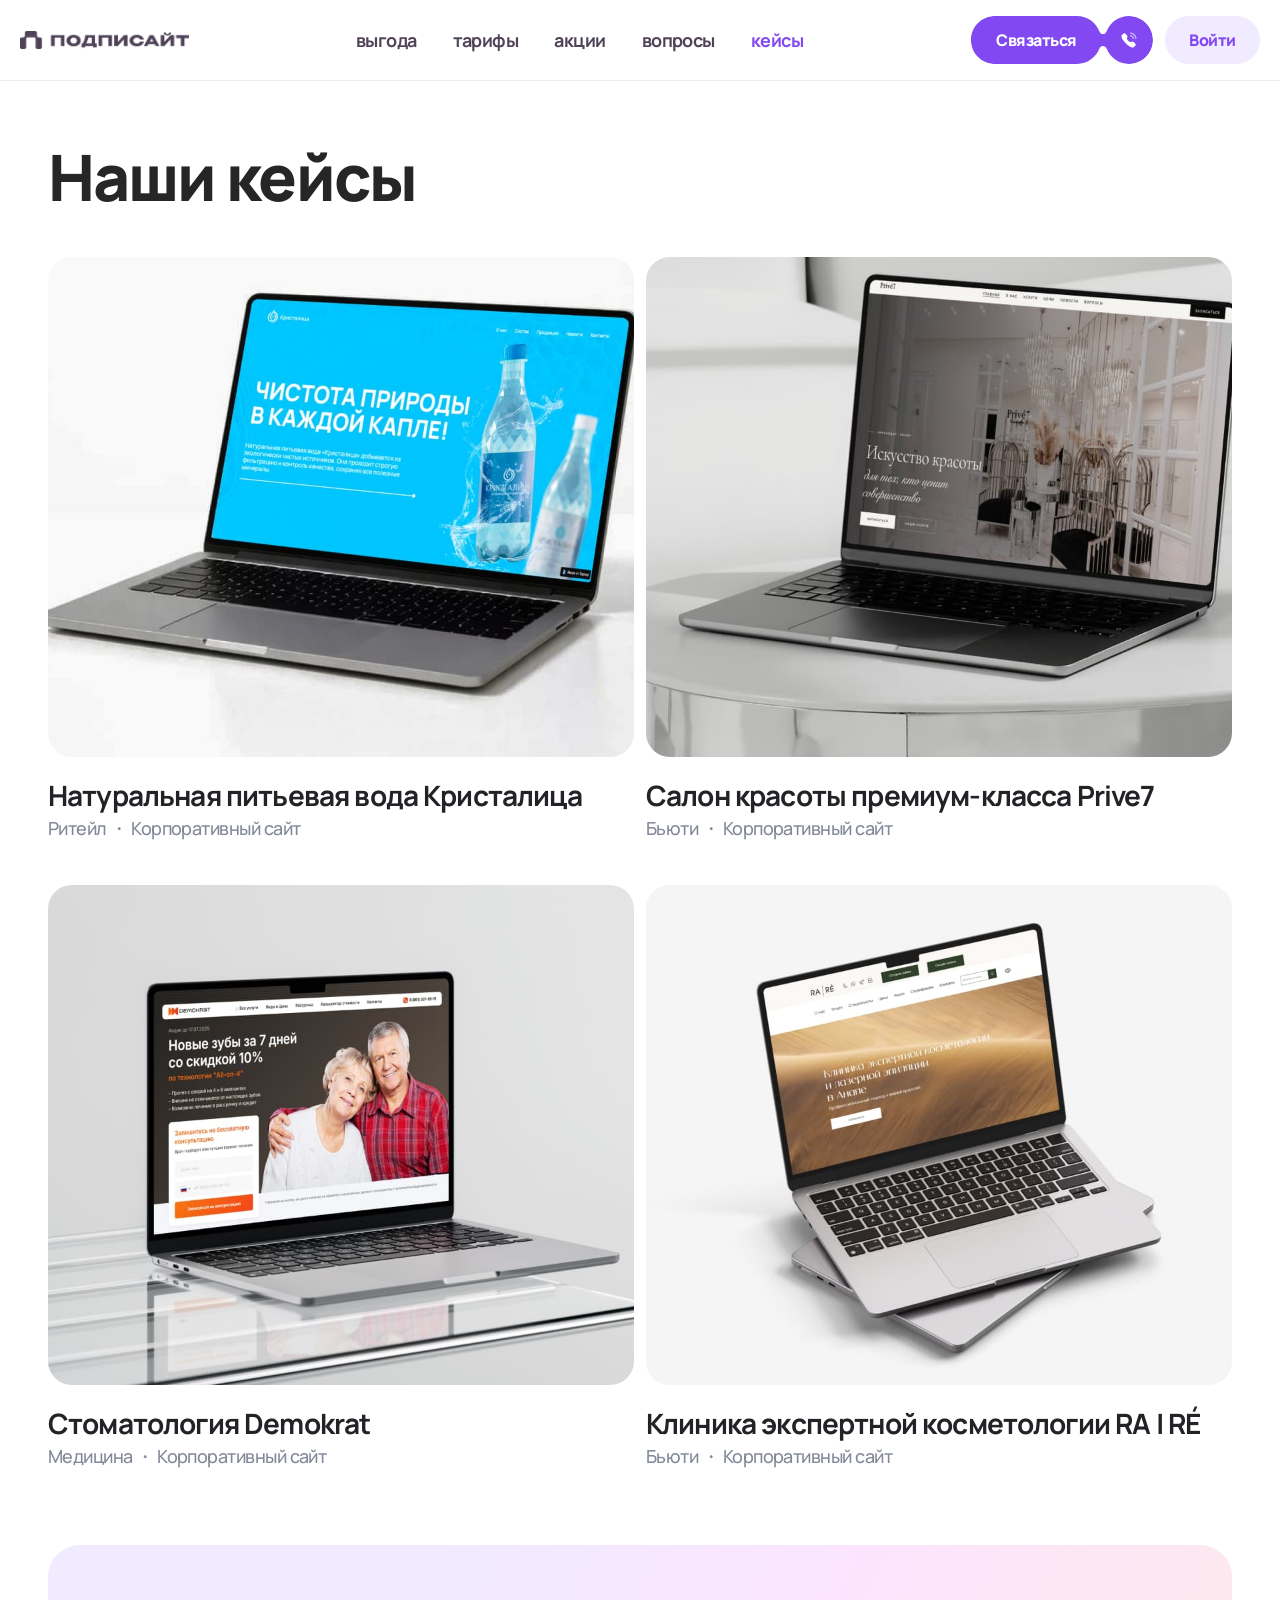
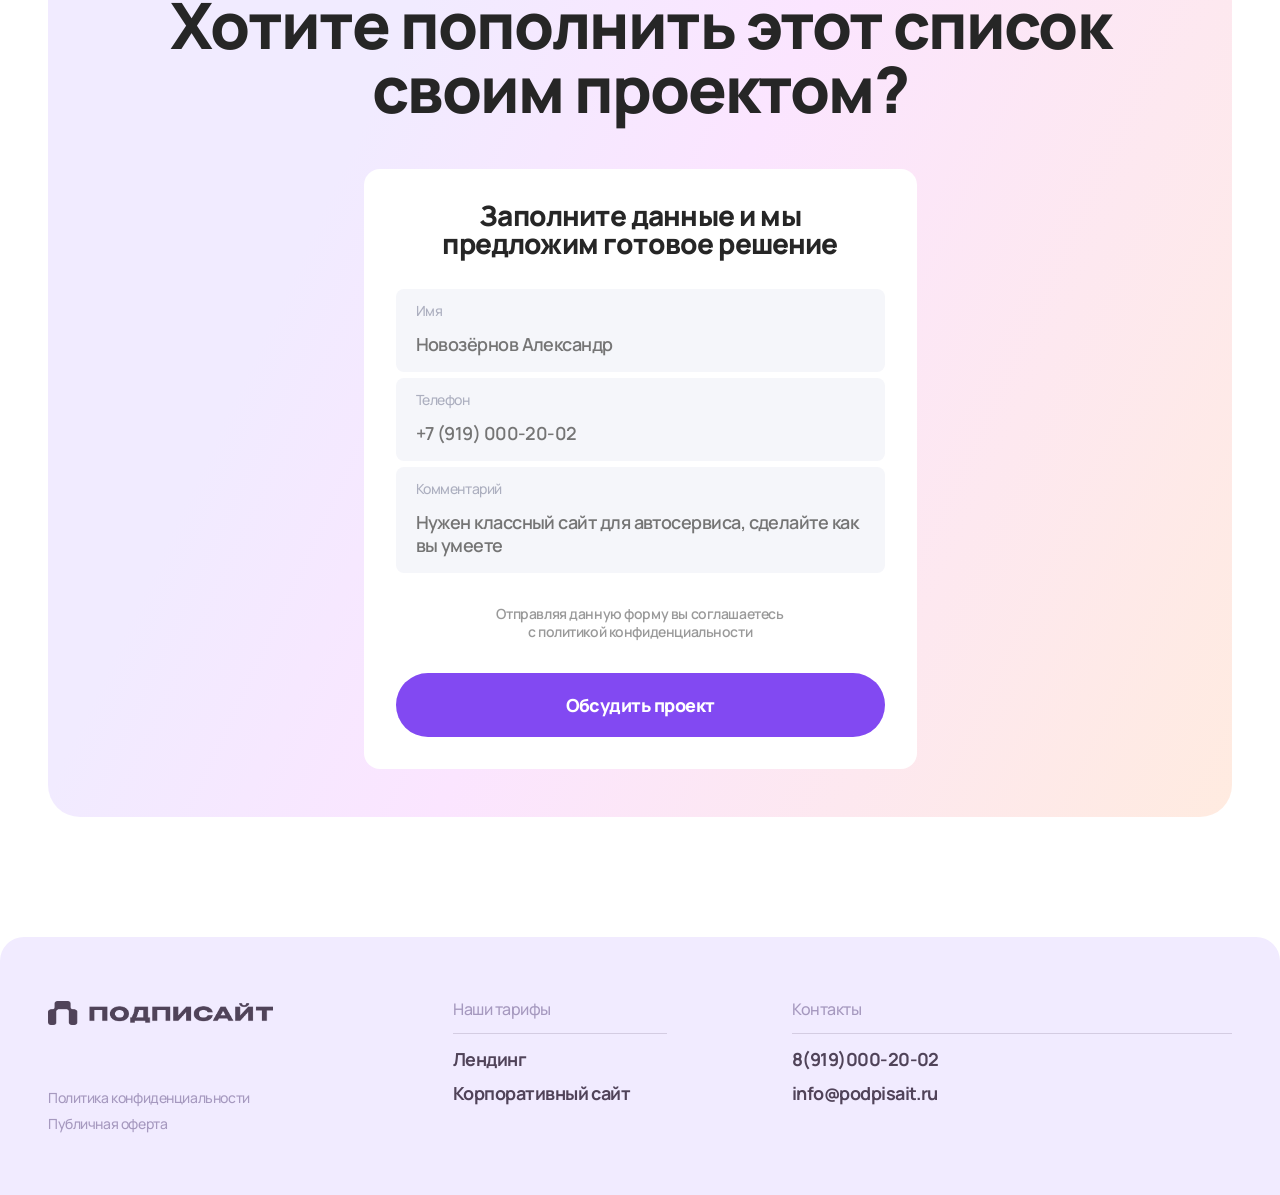
<file: cases.html>
<!DOCTYPE html>
<html lang="ru">
<head>
  <meta charset="UTF-8">
  <meta name="viewport" content="width=device-width, initial-scale=1.0">
  <title>Наши кейсы — Подписайт</title>
  <link rel="preconnect" href="https://fonts.googleapis.com">
  <link rel="preconnect" href="https://fonts.gstatic.com" crossorigin>
  <link href="https://fonts.googleapis.com/css2?family=Manrope:wght@400;500;600;700;800&family=Inter:wght@400;500&display=swap" rel="stylesheet">
  <link rel="stylesheet" href="styles/main.css">
  <style>
    .cp-section {
      padding: 64px 0 80px;
    }
    .cp-inner {
      max-width: 1344px;
      margin: 0 auto;
      padding: 0 48px;
    }
    .cp-title {
      font-size: 64px;
      font-weight: 800;
      color: #262626;
      letter-spacing: -1.92px;
      line-height: 1;
      margin-bottom: 48px;
    }
    .cp-grid {
      display: flex;
      flex-wrap: wrap;
      gap: 48px 12px;
    }
    .cp-card {
      width: calc(50% - 6px);
      display: flex;
      flex-direction: column;
      gap: 24px;
      text-decoration: none;
      cursor: pointer;
    }
    .cp-img {
      background: #f5f6fa;
      height: 500px;
      border-radius: 24px;
      overflow: hidden;
    }
    .cp-img img {
      width: 100%;
      height: 100%;
      object-fit: cover;
      display: block;
      transition: transform .4s cubic-bezier(.22,1,.36,1);
      transform-origin: center;
    }
    .cp-card:hover .cp-img img { transform: scale(1.2); }
    .cp-card-title {
      font-size: 28px;
      font-weight: 700;
      color: #222326;
      letter-spacing: -0.84px;
      line-height: 1;
      margin: 0;
    }
    .cp-card-type {
      font-size: 18px;
      font-weight: 500;
      color: #828899;
      letter-spacing: -0.54px;
      line-height: 1;
      margin: 10px 0 0;
    }

    /* CTA */
    .cp-cta-wrap {
      max-width: 1344px;
      margin: 0 auto;
      padding: 0 48px 120px;
    }
    .cp-cta-card {
      background: linear-gradient(-64.79deg, #FFEBE0 0%, #FBE5FF 50%, #F1EBFF 75%);
      border-radius: 32px;
      padding: 48px;
      display: flex;
      flex-direction: column;
      align-items: center;
      gap: 48px;
    }
    .cp-cta-title {
      font-size: 64px;
      font-weight: 800;
      color: #262626;
      letter-spacing: -1.92px;
      line-height: 1;
      text-align: center;
      max-width: 1004px;
      margin: 0;
    }
    .cp-form-card {
      background: #fff;
      border-radius: 16px;
      padding: 32px;
      width: 553px;
      display: flex;
      flex-direction: column;
      align-items: center;
      gap: 32px;
    }
    .cp-form-title {
      font-size: 28px;
      font-weight: 800;
      color: #262626;
      letter-spacing: -0.84px;
      text-align: center;
      max-width: 473px;
      line-height: 1;
      margin: 0;
    }
    .cp-fields {
      display: flex;
      flex-direction: column;
      gap: 6px;
      width: 100%;
    }
    .cp-field {
      background: #f5f6fa;
      border-radius: 8px;
      padding: 14px 20px 16px;
      display: flex;
      flex-direction: column;
      gap: 14px;
    }
    .cp-field label {
      font-size: 14px;
      font-weight: 500;
      color: #acafbf;
      letter-spacing: -0.42px;
      line-height: 16px;
      display: block;
    }
    .cp-field input,
    .cp-field textarea {
      font-size: 18px;
      font-weight: 600;
      color: #737580;
      letter-spacing: -0.54px;
      line-height: 23px;
      background: transparent;
      border: none;
      outline: none;
      font-family: 'Manrope', sans-serif;
      width: 100%;
      resize: none;
    }
    .cp-field textarea { min-height: 46px; }
    .cp-privacy {
      font-size: 14px;
      font-weight: 600;
      color: rgba(0,0,0,0.4);
      text-align: center;
      letter-spacing: -0.42px;
      line-height: 18px;
      margin: 0;
    }
    .cp-btn {
      background: #8249f2;
      color: #fff;
      font-size: 18px;
      font-weight: 800;
      letter-spacing: -0.54px;
      border: none;
      border-radius: 100px;
      padding: 23px 33px;
      width: 489px;
      cursor: pointer;
      line-height: 1;
      font-family: 'Manrope', sans-serif;
      transition: opacity .2s;
    }
    .cp-btn:hover { opacity: .88; }

    @media (max-width: 768px) {
      .cp-section { padding: 24px 0 40px; }
      .cp-inner { padding: 0 16px; }
      .cp-title { font-size: 36px; letter-spacing: -1.08px; margin-bottom: 24px; }
      .cp-grid { gap: 32px; }
      .cp-card { width: 100%; gap: 16px; }
      .cp-img { height: 220px; border-radius: 16px; }
      .cp-card-title { font-size: 18px; letter-spacing: -0.54px; }
      .cp-card-type { font-size: 14px; margin: 6px 0 0; }

      .cp-cta-wrap { padding: 0 8px 40px; }
      .cp-cta-card { border-radius: 24px; padding: 32px 16px; gap: 24px; }
      .cp-cta-title { font-size: 28px; letter-spacing: -0.84px; }
      .cp-form-card { width: 100%; padding: 24px 16px; gap: 20px; }
      .cp-form-title { font-size: 20px; }
      .cp-btn { width: 100%; font-size: 16px; padding: 18px 24px; }
    }
  </style>
</head>
<body>

<!-- ═══════════ HEADER ═══════════ -->
<header class="header">
  <div class="header-inner">
    <a class="header-logo" href="index.html"><img src="assets/icons/logo-header.png" alt="Подписайт"></a>

    <nav class="header-nav">
      <a href="index.html#why">выгода</a>
      <a href="index.html#plans">тарифы</a>
      <a href="index.html#sale">акции</a>
      <a href="index.html#faq">вопросы</a>
      <a href="cases.html" style="color:var(--purple);">кейсы</a>
    </nav>

    <div class="header-actions">
      <a class="btn-contact" href="tel:+79190002002">
        <span class="btn-contact-text">Связаться</span>
        <span class="btn-contact-phone-wrap">
          <img class="icon" src="assets/icons/calling.png" alt="">
        </span>
      </a>
      <a class="btn-login" href="#">Войти</a>
      <button class="header-burger" id="headerBurger" aria-label="Меню" onclick="toggleMobileMenu()">
        <span></span><span></span><span></span>
      </button>
    </div>
  </div>
</header>

<div class="mobile-menu" id="mobileMenu">
  <div class="mobile-menu-inner">
    <div class="mobile-menu-nav-group">
      <p class="mobile-menu-label">навигация</p>
      <div class="mobile-menu-divider"></div>
      <div class="mobile-menu-links">
        <a href="index.html#why" onclick="closeMobileMenu()">выгода</a>
        <a href="index.html#plans" onclick="closeMobileMenu()">тарифы</a>
        <a href="index.html#sale" onclick="closeMobileMenu()">акции</a>
        <a href="index.html#faq" onclick="closeMobileMenu()">вопросы</a>
        <a href="cases.html" style="color:var(--purple);" onclick="closeMobileMenu()">кейсы</a>
      </div>
    </div>
    <div class="mobile-menu-contact-group">
      <p class="mobile-menu-label">связаться</p>
      <div class="mobile-menu-divider"></div>
      <div class="mobile-menu-links">
        <a href="tel:+79190002002">8(919)000-20-02</a>
        <a href="mailto:info@podpisait.ru">info@podpisait.ru</a>
      </div>
    </div>
  </div>
</div>

<script>
function toggleMobileMenu() {
  const menu = document.getElementById('mobileMenu');
  const burger = document.getElementById('headerBurger');
  const open = menu.classList.toggle('open');
  burger.classList.toggle('open', open);
  document.body.style.overflow = open ? 'hidden' : '';
}
function closeMobileMenu() {
  document.getElementById('mobileMenu').classList.remove('open');
  document.getElementById('headerBurger').classList.remove('open');
  document.body.style.overflow = '';
}
</script>

<!-- ═══════════ CASES ═══════════ -->
<section class="cp-section">
  <div class="cp-inner">
    <h1 class="cp-title">Наши кейсы</h1>
    <div class="cp-grid">

      <a class="cp-card" href="https://kristalitsa.ru" target="_blank" rel="noopener">
        <div class="cp-img"><img src="assets/images/case-kristalica.png" alt="Кристалица"></div>
        <div>
          <p class="cp-card-title">Натуральная питьевая вода Кристалица</p>
          <p class="cp-card-type">Ритейл ・ Корпоративный сайт</p>
        </div>
      </a>

      <a class="cp-card" href="https://prive-7.ru" target="_blank" rel="noopener">
        <div class="cp-img"><img src="assets/images/case-prive7.png" alt="Prive7"></div>
        <div>
          <p class="cp-card-title">Салон красоты премиум-класса Prive7</p>
          <p class="cp-card-type">Бьюти ・ Корпоративный сайт</p>
        </div>
      </a>

      <a class="cp-card" href="https://demokrat-anapa.ru" target="_blank" rel="noopener">
        <div class="cp-img"><img src="assets/images/case-demokrat.png" alt="Demokrat"></div>
        <div>
          <p class="cp-card-title">Стоматология Demokrat</p>
          <p class="cp-card-type">Медицина ・ Корпоративный сайт</p>
        </div>
      </a>

      <a class="cp-card" href="https://rare-anapa.ru" target="_blank" rel="noopener">
        <div class="cp-img"><img src="assets/images/case-rare.png" alt="RA|RÉ"></div>
        <div>
          <p class="cp-card-title">Клиника экспертной косметологии RA | RÉ</p>
          <p class="cp-card-type">Бьюти ・ Корпоративный сайт</p>
        </div>
      </a>

    </div>
  </div>
</section>

<!-- ═══════════ CTA ═══════════ -->
<div class="cp-cta-wrap">
  <div class="cp-cta-card">
    <h2 class="cp-cta-title">Хотите пополнить этот список своим проектом?</h2>
    <div class="cp-form-card">
      <h3 class="cp-form-title">Заполните данные и мы предложим готовое решение</h3>
      <div class="cp-fields">
        <div class="cp-field" id="cpNameField">
          <label>Имя</label>
          <input id="cpName" type="text" placeholder="Новозёрнов Александр">
        </div>
        <div class="cp-field" id="cpPhoneField">
          <label>Телефон</label>
          <input id="cpPhone" type="tel" placeholder="+7 (919) 000-20-02">
        </div>
        <div class="cp-field">
          <label>Комментарий</label>
          <textarea id="cpComment" placeholder="Нужен классный сайт для автосервиса, сделайте как вы умеете"></textarea>
        </div>
      </div>
      <p class="cp-privacy">Отправляя данную форму вы соглашаетесь<br>с политикой конфиденциальности</p>
      <button class="cp-btn" onclick="submitCpForm()">Обсудить проект</button>
    </div>
  </div>
</div>

<!-- ═══════════ FOOTER ═══════════ -->
<footer class="footer">
  <div class="footer-inner">
    <div class="footer-left">
      <div class="footer-logo"><img src="assets/icons/logo-footer.png" alt="Подписайт"></div>
      <div class="footer-links">
        <a href="#">Политика конфиденциальности</a>
        <a href="#">Публичная оферта</a>
      </div>
    </div>
    <div class="footer-right">
      <div class="footer-col" style="width:214px;">
        <p class="footer-col-title">Наши тарифы</p>
        <div class="footer-divider"></div>
        <div class="footer-col-items">
          <a href="index.html#plans">Лендинг</a>
          <a href="index.html#plans">Корпоративный сайт</a>
        </div>
      </div>
      <div class="footer-col" style="width:440px;">
        <p class="footer-col-title">Контакты</p>
        <div class="footer-divider"></div>
        <div class="footer-col-items">
          <a href="tel:+79190002002">8(919)000-20-02</a>
          <a href="mailto:info@podpisait.ru">info@podpisait.ru</a>
        </div>
      </div>
    </div>
  </div>
</footer>

<!-- ═══════════ FORM SUCCESS POPUP ═══════════ -->
<style>
#formSuccessPopup{display:none;position:fixed;inset:0;background:rgba(0,0,0,.45);z-index:9000;align-items:center;justify-content:center;padding:16px}
#formSuccessPopup .fp-card{background:#fff;border-radius:20px;padding:36px 48px;width:420px;max-width:100%;display:flex;flex-direction:column;align-items:center;gap:20px;position:relative}
#formSuccessPopup .fp-close{position:absolute;top:16px;right:16px;width:28px;height:28px;background:#f5f6fa;border:none;border-radius:100px;cursor:pointer;font-size:14px;color:#737580;display:flex;align-items:center;justify-content:center}
#formSuccessPopup .fp-close:hover{background:#e8e8e8}
#formSuccessPopup .fp-title{font-size:24px;font-weight:800;color:#262626;letter-spacing:-.72px;text-align:center;margin:0;font-family:'Manrope',sans-serif}
#formSuccessPopup .fp-text{font-size:16px;font-weight:500;color:#737580;letter-spacing:-.48px;text-align:center;line-height:1.5;margin:0;font-family:'Manrope',sans-serif}
#formSuccessPopup .fp-img{width:200px;height:auto;display:block}
.cp-field.error{background:#fff0f2}
.cp-field.error label{color:#e03060}
</style>
<div id="formSuccessPopup" onclick="if(event.target===this)closeSuccessPopup()">
  <div class="fp-card">
    <button class="fp-close" onclick="closeSuccessPopup()">✕</button>
    <p class="fp-title">Готово!</p>
    <p class="fp-text">Спасибо за сообщение — мы уже его читаем.<br>Скоро вернёмся с ответом и обсудим детали.</p>
    <img class="fp-img" src="assets/images/popup-plane.png" alt="">
  </div>
</div>

<script>
const TG_TOKEN = 'YOUR_BOT_TOKEN';
const TG_CHAT  = '@podpisait';

function isValidPhone(p) { return p.replace(/\D/g,'').length >= 10; }

function setFieldError(el, msg) {
  el.classList.add('error');
  let e = el.querySelector('.field-error-msg');
  if (!e) { e = document.createElement('p'); e.className = 'field-error-msg'; e.style.cssText = 'font-size:12px;font-weight:500;color:#e03060;letter-spacing:-.36px;margin:0 0 4px'; el.appendChild(e); }
  e.textContent = msg;
}
function clearFieldError(el) {
  el.classList.remove('error');
  const e = el.querySelector('.field-error-msg');
  if (e) e.remove();
}
function openSuccessPopup() {
  document.getElementById('formSuccessPopup').style.display = 'flex';
  document.body.style.overflow = 'hidden';
}
function closeSuccessPopup() {
  document.getElementById('formSuccessPopup').style.display = 'none';
  document.body.style.overflow = '';
}
async function submitCpForm() {
  const nameEl = document.getElementById('cpName');
  const phoneEl = document.getElementById('cpPhone');
  const nameField = document.getElementById('cpNameField');
  const phoneField = document.getElementById('cpPhoneField');
  const comment = document.getElementById('cpComment');

  clearFieldError(nameField); clearFieldError(phoneField);
  let ok = true;
  if (!nameEl.value.trim())              { setFieldError(nameField,  'Введите имя'); ok = false; }
  if (!phoneEl.value.trim())             { setFieldError(phoneField, 'Введите номер телефона'); ok = false; }
  else if (!isValidPhone(phoneEl.value)) { setFieldError(phoneField, 'Неверный формат номера'); ok = false; }
  if (!ok) return;

  const text = `📋 <b>Новая заявка</b> (кейсы)\n\n👤 Имя: ${nameEl.value.trim()}\n📞 Телефон: ${phoneEl.value.trim()}${comment.value.trim() ? '\n💬 ' + comment.value.trim() : ''}`;
  try {
    await fetch(`https://api.telegram.org/bot${TG_TOKEN}/sendMessage`, {
      method: 'POST', headers: {'Content-Type':'application/json'},
      body: JSON.stringify({chat_id: TG_CHAT, text, parse_mode: 'HTML'})
    });
  } catch(e) {}

  nameEl.value = ''; phoneEl.value = ''; comment.value = '';
  openSuccessPopup();
}
document.addEventListener('DOMContentLoaded', () => {
  ['cpName','cpPhone'].forEach(id => {
    const el = document.getElementById(id);
    if (el) el.addEventListener('input', () => clearFieldError(el.closest('.cp-field')));
  });
});
</script>
</body>
</html>
</file>
<file: styles/main.css>
/* ==========================================
   ПОДПИСАЙТ — Main Styles
   ========================================== */

:root {
  --purple:       #8249f2;
  --purple-light: #f1ebff;
  --orange:       #ff8040;
  --dark-text:    #504359;
  --medium-text:  #9085a6;
  --grey-text:    #737580;
  --grey-60:      #8a8c99;
  --grey-75:      #acafbf;
  --grey-bg:      #f5f6fa;
  --grey-border:  #e1e3eb;
  --purple-note:  #b1a3cc;
}

*, *::before, *::after { box-sizing: border-box; margin: 0; padding: 0; }
html  { scroll-behavior: smooth; }
body  {
  font-family: 'Manrope', sans-serif;
  background: #fff;
  color: var(--dark-text);
  overflow-x: hidden;
}

/* ── Container ── */
.container {
  max-width: 1344px;
  margin: 0 auto;
  padding: 0 48px;
}

/* ==========================================
   HEADER
   ========================================== */
.header {
  position: sticky;
  top: 0;
  z-index: 100;
  background: #fff;
  border-bottom: 1px solid #ebecf2;
}
.header-inner {
  max-width: 1344px;
  margin: 0 auto;
  padding: 16px 20px;
  display: flex;
  align-items: center;
  justify-content: space-between;
  position: relative;
}
.header-logo img { height: 18px; width: auto; display: block; }
.header-nav {
  position:static ;
  justify-self: center;
  transform: none;
  display: flex;
  gap: 36px;
  align-items: center;
}
.header-nav a {
  font-size: 18px;
  font-weight: 700;
  color: var(--dark-text);
  text-decoration: none;
  letter-spacing: -0.54px;
  white-space: nowrap;
  transition: color .2s;
}
.header-nav a:hover { color: var(--purple); }
.header-actions { justify-self: end; display: flex; gap: 12px; align-items: center; }

.btn-contact {
  display: flex;
  align-items: center;
  gap: 8px;
  background: url('../assets/icons/union-btn.svg') no-repeat center / contain;
  color: #fff;
  font-size: 16px;
  font-weight: 800;
  letter-spacing: -0.48px;
  padding: 0 38px;
  height: 48px;
  border-radius: 1000px;
  border: none;
  cursor: pointer;
  text-decoration: none;
  white-space: nowrap;
  transition: opacity .45s cubic-bezier(.22,1,.36,1), filter .45s cubic-bezier(.22,1,.36,1);
}

.btn-contact-text {
  line-height: 1;
  transform: translateX(-12px); /* левее */
}

.btn-contact-phone-wrap {
  transform: translateX(23px); /* вправо */
}

.btn-contact:hover { opacity: .9; filter: brightness(1.18) saturate(1.1); }
.btn-contact .icon { width: 18px; height: 18px; flex-shrink: 0; margin-top: 5px; }

.btn-login {
  display: flex;
  align-items: center;
  justify-content: center;
  width: 95px;
  height: 48px;
  background: var(--purple-light);
  color: var(--purple);
  font-size: 16px;
  font-weight: 800;
  letter-spacing: -0.48px;
  padding: 16px 24px;
  border-radius: 1000px;
  border: none;
  cursor: pointer;
  text-decoration: none;
  white-space: nowrap;
  transition: background .2s;
}
.btn-login:hover { background: #e5d7ff; }

/* ==========================================
   HERO SECTION
   ========================================== */
@keyframes heroFadeUp {
  from { opacity: 0; transform: translateY(28px); }
  to   { opacity: 1; transform: translateY(0); }
}

.hero-section {
  background: var(--purple-light);
  padding: 32px 0 40px;
  overflow: hidden;
}

.hero-gradient-card {
  animation: heroFadeUp .65s cubic-bezier(.22,1,.36,1) both;
}
.hero-main-card {
  animation: heroFadeUp .65s cubic-bezier(.22,1,.36,1) .12s both;
}
.hero-cards-row .hero-small-card:nth-child(1) {
  animation: heroFadeUp .65s cubic-bezier(.22,1,.36,1) .26s both;
}
.hero-cards-row .hero-small-card:nth-child(2) {
  animation: heroFadeUp .65s cubic-bezier(.22,1,.36,1) .38s both;
}
.hero-inner {
  max-width: 1344px;
  margin: 0 auto;
  padding: 0 48px;
  display: grid;
  grid-template-columns: 666px 1fr;
  gap: 12px;
  align-items: start;
}
.hero-left { display: flex; flex-direction: column; gap: 12px; }

/* Gradient card (top-left) */
.hero-gradient-card {
  background: linear-gradient(220.5deg, #fecfbd 13.2%, #b080e3 54.3%, #6322ff 128.7%);
  border-radius: 30px;
  padding: 48px;
  min-height: 333px;
  display: flex;
  align-items: center;
  justify-content: center;
  text-align: center;
  position: relative;
  overflow: hidden;
}
.hero-gradient-card h1 {
  font-size: 50px;
  font-weight: 800;
  color: #fff;
  line-height: 1.1;
  letter-spacing: -1.5px;
  max-width: 527px;
   margin: 0 auto;
  position: relative;
  z-index: 1;
}

/* Bottom two small cards */
.hero-cards-row {
  display: grid;
  grid-template-columns: 1fr 1fr;
  gap: 10px;
}
.hero-small-card {
  background: #fff;
  border-radius: 30px;
  padding: 32px;
  min-height: 333px;
  position: relative;
  overflow: hidden;
}
.hero-small-card h3 {
  font-size: 30px;
  font-weight: 800;
  color: var(--dark-text);
  line-height: 1;
  letter-spacing: -0.96px;
  margin-bottom: 16px;
  position: relative;
  z-index: 1;
  max-width: none;
}
.hero-small-card p {
  font-size: 18px;
  font-weight: 500;
  color: var(--medium-text);
  line-height: 1.15;
  letter-spacing: -0.54px;
  position: relative;
  z-index: 1;
  max-width: none;
}
.hero-small-card .card-img {
  position: absolute;
  bottom: 0;
  right: 16px;
  width: 175px;
  height: auto;
  object-fit: contain;
  object-position: bottom right;
  transform: rotate(8deg);
  transform-origin: bottom right;
}

.card-img1 {
  position: absolute;
  bottom: 0;
  right: 8px;
  width: 175px;
  height: auto;
  object-fit: contain;
  object-position: bottom right;
  transform: rotate(6deg);
  transform-origin: bottom right;
}

/* Main pricing card (right) */
.hero-main-card {
  background: #fff url('../assets/images/card_background.png');
   background-size: contain;
  background-repeat: no-repeat; 
  border-radius: 30px;
  padding: 48px;
  min-height: 677px;
  position: relative;
  overflow: hidden;
  display: flex;
  flex-direction: column;
  justify-content: flex-start;
}
.hero-main-card h2 {
  font-size: 48px;
  font-weight: 800;
  color: var(--dark-text);
  line-height: 1.1;
  letter-spacing: -1.44px;
  margin-bottom: 20px;
  max-width: 530px;
  position: relative;
  z-index: 2;
}
.hero-main-card .subtitle {
  font-size: 20px;
  font-weight: 500;
  color: var(--medium-text);
  line-height: 1.15;
  letter-spacing: -0.84px;
  margin-bottom: 36px;
  position: relative;
  z-index: 2;
}
.hero-main-card .btn-orange { position: relative; z-index: 2; margin-top: 252px; }

.hero-phone-img {
  position: absolute;
  top: 143px;
  right: 0;
  bottom: auto;
  width: 334px;
  height: auto;
  object-fit: contain;
  object-position: top right;
  z-index: 1;
}
.hero-decoration-img {
  position: absolute;
  top: 50%;
  left: 45%;
  transform: translate(-20%, -52%) rotate(-5.77deg);
  width: 580px;
  opacity: 0.5;
  pointer-events: none;
  z-index: 0;
}
.arrow-btn {
  position: absolute;
  bottom: 300px;
  right: 14px;
  width: 39px;
  height: 39px;
  z-index: 3;
  cursor: pointer;
}
.arrow-btn img { width: 100%; height: 100%; display: block; }
.arrow-btn { transition: opacity 0.35s ease; }

.hero-phone-img { transition: opacity 0.4s ease; }
.hero-main-card.hero-slide2-active .hero-phone-img { opacity: 0; }

/* ── Hero Slide 2 ── */
.hero-slide-2 {
  position: absolute;
  inset: 0;
  border-radius: 30px;
  overflow: hidden;
  z-index: 10;
  opacity: 0;
  pointer-events: none;
  transition: opacity 0.4s ease;
  display: flex;
  flex-direction: column;
  align-items: center;
  justify-content: flex-start;
  padding: 52px 48px 48px;
  background: linear-gradient(248.29deg, #793df2 22.667%, #331a66 87.459%);
}
.hero-slide-2.active {
  opacity: 1;
  pointer-events: auto;
}
.hero-s2-blur {
  position: absolute;
  pointer-events: none;
}
.hero-s2-blur-1 {
  width: 525px;
  left: -247px;
  top: 85px;
  opacity: 0.6;
  filter: blur(72px);
  transform: rotate(23.25deg);
}
.hero-s2-blur-2 {
  width: 332px;
  left: 114px;
  top: -177px;
  opacity: 0.4;
  filter: blur(72px);
  transform: rotate(69.43deg);
}
.hero-s2-heading {
  font-size: 44px;
  font-weight: 800;
  color: #fff;
  text-align: center;
  letter-spacing: -1.32px;
  line-height: 1.1;
  position: relative;
  z-index: 2;
  margin: 0 0 28px;
}
.hero-s2-btn {
  position: relative !important;
  z-index: 2;
  margin-top: 0 !important;
  margin-bottom: 36px;
  bottom: auto !important;
  left: auto !important;
  right: auto !important;
  width: auto !important;
  flex-shrink: 0;
    margin-left: auto !important;
  margin-right: auto !important;
  display: block; /* или inline-block */
  text-align: center;
}
.hero-s2-preview {
  position: relative;
  z-index: 2;
  width: 100%;
  max-width: 380px;
  border-radius: 14px;
  overflow: hidden;
  flex: 1 1 auto;
  min-height: 0;
  box-shadow: 0 20px 60px rgba(0,0,0,0.35);
  top: 70px;
}
.hero-s2-preview img {
  width: 100%;
  height: 100%;
  display: block;
  object-fit: cover;
  object-position: top center;
}
.hero-s2-back {
  position: absolute;
  left: 14px;
  top: 50%;
  transform: translateY(-50%);
  width: 39px;
  height: 39px;
  cursor: pointer;
  z-index: 12;
}
.hero-s2-back img {
  width: 100%;
  height: 100%;
  display: block;
  transform: rotate(180deg);
}

/* Buttons */
.btn-orange {
  display: inline-flex;
  align-items: center;
  justify-content: center;
  background: var(--orange);
  color: #fff;
  font-size: 20px;
  font-weight: 800;
  letter-spacing: -0.84px;
  padding: 26px 39px;
  border-radius: 999px;
  border: none;
  cursor: pointer;
  text-decoration: none;
  white-space: nowrap;
  transition: background .2s;
  align-self: flex-start;
    margin-left: 5px;
}
.btn-orange:hover { background: #E56422; }

/* ==========================================
   COOKIE BANNER
   ========================================== */
.cookie-banner {
  position: fixed;
  bottom: 24px;
  right: 24px;
  z-index: 500;
  background: #fff;
  border-radius: 24px;
  padding: 16px 24px;
  width: 350px;
  box-shadow: 0 8px 40px rgba(80,67,89,.14);
  display: flex;
  flex-direction: column;
  gap: 14px;
}
.cookie-banner.hidden { display: none; }

.cookie-icon {
  width: 40px;
  height: 40px;
  object-fit: contain;
  object-position: center;
  align-self: center;
  display: block;
}
.cookie-text {
  font-size: 12px;
  font-weight: 500;
  color: var(--grey-text);
  line-height: 1.5;
  letter-spacing: -0.36px;
}
.cookie-text a { color: var(--purple); font-weight: 800; text-decoration: underline; }
.btn-cookie {
  background: var(--purple);
  color: #fff;
  font-size: 14px;
  font-weight: 800;
  letter-spacing: -0.42px;
  padding: 12px 20px;
  border-radius: 100px;
  border: none;
  cursor: pointer;
  transition: opacity .2s;
  font-family: 'Manrope', sans-serif;
}
.btn-cookie:hover { opacity: .9; }

/* ==========================================
   TAGLINE SECTION
   ========================================== */
.tagline-section {
  padding: 160px 48px;
  text-align: center;
  overflow: hidden;
}
.tagline-text {
  font-family: 'Inter', 'Manrope', sans-serif;
  font-size: 72px;
  font-weight: 500;
  letter-spacing: -2.16px;
  line-height: 1.2;
  display: inline;
  color: var(--dark-text);
}
.tagline-gradient {
  background: linear-gradient(192.4deg, #6322ff 2.8%, #b080e3 59.2%, #fecfbd 96.9%);
  -webkit-background-clip: text;
  -webkit-text-fill-color: transparent;
  background-clip: text;
}

/* ==========================================
   HOW IT WORKS
   ========================================== */
.how-section {
  max-width: 1344px;
  margin: 0 auto;
  padding: 160px 48px 0;
}
.how-card {
  background: var(--purple-light);
  border-radius: 32px;
  min-height: 821px;
  display: grid;
  grid-template-columns: 1fr 666px;
  position: relative;
  overflow: hidden;
}
.how-left {
  padding: 48px 48px 0;
  display: flex;
  flex-direction: column;
}
.how-left h2 {
  font-size: 64px;
  font-weight: 800;
  line-height: 1;
  letter-spacing: -1.92px;
  color: var(--dark-text);
 white-space: nowrap;
}
.how-left h2 span { color: var(--purple); }
.how-woman-img {
  position: absolute;
  bottom: -2px;
  left: 8px;
  width: 599px;
  height: 599px;
  object-fit: cover;
  object-position: top center;
  transform: translateX(-30px);
}
.how-man-img { display: none; }
.how-right {
  padding: 48px 48px 48px 0;
  display: flex;
  flex-direction: column;
  gap: 6px;
  justify-content: center;
  margin-top: 200px;
   transform: translateX(-225px);
}
.how-step {
  background: #fff;
  border-radius: 24px;
  padding: 18px;
  display: flex;
  gap: 56px;
  align-items: flex-start;
  min-height: 133px;
  border: 1px solid transparent;
  transition: background-color .2s ease, border-color .2s ease, color .2s ease;
}
.how-step.active {
  border-color: var(--purple);
}

.how-step-num {
  font-size: 22px;
  font-weight: 800;
  color: var(--purple);
  letter-spacing: -0.72px;
  min-width: 30px;
  flex-shrink: 0;
  transition: color .2s ease;
}
.how-step.inactive .how-step-num { color: var(--grey-60); }
.how-step-title {
  font-size: 22px;
  font-weight: 800;
  color: var(--dark-text);
  letter-spacing: -0.72px;
  line-height: 1.1;
  min-width: 154px;
  flex-shrink: 0;
  margin-top: 20px;
}
.how-step.inactive .how-step-title { color: var(--grey-60); }
.how-step-desc {
  font-size: 15px;
  font-weight: 500;
  color: var(--grey-60);
  line-height: 1.25;
  letter-spacing: -0.54px;
  flex: 1;
   margin-top: 20px;
   transition: color .2s ease;
}
.how-step.active .how-step-title,
.how-step.active .how-step-desc {
  color: #121212;
}
.how-step.inactive {
  background: var(--grey-bg);
}
.how-arrow {
  padding-left: 300px;
  display: flex;
}
.how-arrow img {
  width: 24px;
  height: 24px;
  display: block;
  transition: filter .2s ease;
}



/* ==========================================
   WHY SECTION
   ========================================== */
.why-section {
  padding: 160px 48px 0;
}
.why-inner {
  max-width: 1344px;
  margin: 0 auto;
  padding: 0 48px;
}
.why-heading {
  font-size: 64px;
  font-weight: 800;
  color: var(--dark-text);
  letter-spacing: -1.92px;
  line-height: 1;
  text-align: center;
  margin-bottom: 80px;
  max-width: 1059px;
  margin-left: auto;
  margin-right: auto;
}

.why-heading-word-rotator {
  position: relative;
  display: inline-block;
  vertical-align: top;
  min-width: 285px;
  height: 1.05em;
  overflow: hidden;
}
.why-heading-word {
  position: absolute;
  left: 0;
  top: 0;
  width: 100%;
  text-align: left;
  opacity: 0;
  transform: translateY(-105%);
  animation: whyWordDrop 6s ease-in-out infinite;
}
.why-heading-word:nth-child(2) {
  animation-delay: 2s;
}
.why-heading-word:nth-child(3) {
  animation-delay: 4s;
}
.why-heading-word.is-visible {
  opacity: 1;
}

@keyframes whyWordDrop {
  0% {
    opacity: 0;
    transform: translateY(-105%);
  }
  8%,
  28% {
    opacity: 1;
    transform: translateY(0);
  }
  36%,
  100% {
    opacity: 0;
    transform: translateY(105%);
  }
}

.why-block {
  display: grid;
  grid-template-columns: 1fr 706px;
  gap: 0 48px;
  align-items: center;
  margin-bottom: 80px;
  min-height: 492px;
}


.why-block.rev {
  grid-template-columns: 706px 1fr;
}
.why-block.rev .why-text { order: 2; }
.why-block.rev .why-img-wrap { order: 1; }

.why-text {}
.why-text h3 {
  font-size: 30px;
  font-weight: 800;
  color: var(--dark-text);
  letter-spacing: -1.44px;
  line-height: 1;
  margin-bottom: 20px;
}
.why-text p {
  font-size: 18px;
  font-weight: 500;
  color: var(--grey-60);
  line-height: 1.15;
  letter-spacing: -0.72px;
}
.why-img-wrap {
  border-radius: 30px;
  overflow: hidden;
  height: 492px;
  position: relative;
  background: var(--grey-bg);
}

.why-img-wrap--savings {
  overflow: visible;
}



.why-img-wrap--savings > img.main-bg {
  border-radius: 30px;
}

.why-img-wrap--support {
  overflow: visible;
}

.why-img-wrap > img.main-bg {
  width: 100%;
  height: 100%;
  object-fit: cover;
  border-radius: 30px;
}

/* ==========================================
   PLANS SECTION
   ========================================== */
.plans-section {
  padding: 160px 48px 40px;
  max-width: 1344px;
  margin: 0 auto;
}
.plans-card {
  background: linear-gradient(120deg, #ece4f6 0%, #f6e8f0 70%, #ffe9dd 100%);
  border-radius: 32px;
  min-height: 0;
  padding: 24px 24px 0;
  display: grid;
   grid-template-columns: 1fr 540px;
  gap: 20px;
  position: relative;
  overflow: visible;
}
.plans-left {}
.plans-left h2 {
  font-size: 58px;
  font-weight: 800;
  color: var(--dark-text);
  letter-spacing: -1.92px;
  line-height: 1;
  margin-bottom: 26px;
  max-width: 520px;
  margin-top: 20px;
}
.plans-tabs-wrap {
  background: rgba(255,255,255,.7);
  border-radius: 100px;
  padding: 8px;
  height: 88px;
  display: flex;
  align-items: center;
  justify-content: space-between;
  margin: 12px 0 20px;
  position: relative;
}
.tab-slider {
  position: absolute;
  background: var(--purple);
  border-radius: 100px;
  z-index: 0;
  pointer-events: none;
  transition: left .35s cubic-bezier(.22,1,.36,1), width .35s cubic-bezier(.22,1,.36,1);
}
.plan-tab {
  font-size: 28px;
  font-weight: 600;
  color: #504359;
  letter-spacing: -0.84px;
  padding: 22px 24px;
  border-radius: 100px;
  cursor: pointer;
  border: none;
  background: transparent;
  font-family: 'Manrope', sans-serif;
  white-space: nowrap;
  transition: color .35s;
  line-height: 1;
  position: relative;
  z-index: 1;
}
.plan-tab.active {
  color: #fff;
}
.plans-list-wrap {
  background: rgba(255,255,255,.35);
  border-radius: 32px;
  overflow: hidden;
  max-width: 600px;
  padding: 40px 40px 36px;
  margin-top: 120px;
}
.plans-tab-content { display: none; padding: 0; }
.plans-tab-content.active { display: block; margin-top: 24px; }
.plans-features {
  list-style: none;
  display: flex;
  flex-direction: column;
  gap: 24px;
  margin-bottom: 16px;
}
.plans-features li {
  display: flex;
  gap: 24px;
  align-items: flex-start;
}
.plans-features .tick {
  width: 22px;
  height: 22px;
  flex-shrink: 0;
  margin-top: 1px;
}
.plans-features .ft {
  font-size: 20px;
  font-weight: 600;
  color: var(--dark-text);
  line-height: 1.1;
  letter-spacing: -0.6px;
}
.plans-features .note { color: var(--purple-note); }

.btn-plan {
  display: flex;
  align-items: center;
  justify-content: center;
  background: var(--orange);
  color: #fff;
  font-size: 20px;
  font-weight: 800;
  letter-spacing: -0.6px;
  padding: 24px 30px;
  border-radius: 100px;
  border: none;
  cursor: pointer;
  width: 100%;
  text-decoration: none;
  margin-top: 24px;
  transition: background .2s;
}
.btn-plan:hover { background: #E56422; }

.plans-right {
  display: flex;
 align-items: flex-end;
  justify-content: center;
  overflow: hidden;
  border-radius: 30px;
}
.plans-phone-wrap {
  position: relative;
  width: 520px;
  transform: translateY(220px);
   isolation: isolate;
}

.plans-phone-screen {
  position: absolute;
  left: 28px;
  right: 28px;
  top: 6px;
  bottom: 56px;
  border-radius: 34px;
  overflow: hidden;
  z-index: 1;
  background: #000;
}
.plans-phone-video {
  position: absolute;
  inset: 0;
  width: 100%;
  height: 100%;
  object-fit: cover;
  display: block;
}

.plans-iphone {
 width: 520px;
  margin-top: -20px;
  transform: none;
  object-fit: contain;
  filter: drop-shadow(0 32px 64px rgba(80,67,89,.15));
  position: relative;
  z-index: 3;
  pointer-events: none;
}


/* ==========================================
   CASES SECTION
   ========================================== */
.cases-section {
  max-width: 1344px;
  margin: 0 auto;
  padding: 160px 48px 0;
}
.cases-section h2 {
  font-size: 64px;
  font-weight: 800;
  color: var(--dark-text);
  letter-spacing: -1.92px;
  line-height: 1;
  margin-bottom: 48px;
}
.cases-grid {
  display: grid;
  grid-template-columns: 1fr 1fr;
  gap: 48px 12px;
  margin-bottom: 48px;
}
.case-item { display: flex; flex-direction: column; gap: 24px; text-decoration: none; cursor: pointer; }
.case-img-wrap {
  background: var(--grey-bg);
  border-radius: 24px;
  height: 500px;
  overflow: hidden;
  position: relative;
}
.case-img-wrap img {
  position: absolute;
  inset: 0;
  width: 100%;
  height: 100%;
  object-fit: cover;
  transition: transform .35s ease;
  transform-origin: center;
}
.case-item:hover .case-img-wrap img { transform: scale(1.2); }
.case-title {
  font-size: 28px;
  font-weight: 700;
  color: var(--dark-text);
  letter-spacing: -0.84px;
  line-height: 1;
  margin-bottom: 8px;
}
.case-type {
  font-size: 18px;
  font-weight: 500;
  color: #828899;
  letter-spacing: -0.54px;
}
.cases-btn-wrap { display: flex; justify-content: center; }
.btn-orange-sm {
  display: inline-flex;
  align-items: center;
  justify-content: center;
  background: var(--orange);
  color: #fff;
  font-size: 18px;
  font-weight: 800;
  letter-spacing: -0.54px;
  padding: 23px 46px;
  border-radius: 100px;
  border: none;
  cursor: pointer;
  text-decoration: none;
  transition: opacity .2s;
}
.btn-orange-sm:hover { opacity: .9; }

/* ==========================================
   ADDONS SECTION
   ========================================== */
.addons-section {
  max-width: 1344px;
  margin: 0 auto;
  padding: 160px 48px 0;
}
.addons-section h2 {
  font-size: 64px;
  font-weight: 800;
  color: var(--dark-text);
  letter-spacing: -1.92px;
  text-align: center;
  margin-bottom: 48px;
}
.addons-grid {
  display: grid;
  grid-template-columns: 454px 1fr;
  grid-template-rows: 434px 418px;
  gap: 12px;
  max-width: 916px;
  margin: 0 auto;
  position: relative;
}

/* Flip cards */
.flip-card { perspective: 1200px; cursor: pointer; }
.flip-card-inner {
  position: relative;
  width: 100%;
  height: 100%;
  transition: transform .7s cubic-bezier(.4,0,.2,1);
  transform-style: preserve-3d;
}
.flip-card:hover .flip-card-inner,
.flip-card.flipped .flip-card-inner { transform: rotateY(180deg); }
.flip-card-front,
.flip-card-back {
  position: absolute;
  width: 100%;
  height: 100%;
  backface-visibility: hidden;
  -webkit-backface-visibility: hidden;
  border-radius: 33px;
  overflow: hidden;
  padding: 44px;
}
.flip-card-back { transform: rotateY(180deg); }
.flip-card-front.purple { background: var(--purple-light); }
.flip-card-front.grey   { background: var(--grey-bg); }
.flip-card-back.purple  { background: var(--purple-light); }
.flip-card-back.grey    { background: var(--grey-bg); }

.flip-front-title {
  font-size: 36px;
  font-weight: 800;
  color: var(--dark-text);
  letter-spacing: -1.08px;
}
.flip-front-img {
  position: absolute;
  bottom: 0;
  right: 16px;
  max-height: 72%;
  object-fit: contain;
  object-position: bottom right;
}
.flip-back-title {
  font-size: 33px;
  font-weight: 800;
  color: var(--dark-text);
  letter-spacing: -0.98px;
  line-height: 1;
  margin-bottom: 20px;
}
.flip-back-desc {
  font-size: 22px;
  font-weight: 500;
  color: var(--medium-text);
  line-height: 1.1;
  letter-spacing: -0.65px;
}
.flip-back-list {
  list-style: none;
  display: flex;
  flex-direction: column;
  gap: 18px;
  margin: 0;
  padding: 0;
}
.flip-back-list li {
  font-size: 22px;
  font-weight: 600;
  color: var(--dark-text);
  letter-spacing: -0.65px;
  line-height: 1.15;
  padding-left: 20px;
  position: relative;
}
.flip-back-list li::before {
  content: '—';
  position: absolute;
  left: 0;
  color: var(--purple);
}

/* ==========================================
   SALE SECTION
   ========================================== */
.sale-section {
  max-width: 1344px;
  margin: 0 auto;
  padding: 160px 48px 0;
}
.sale-card {
 background: #fff url('../assets/images/purple_background.png');
  background-size: cover;
  background-position: right -40px top 0px;
  border-radius: 32px;
  min-height: 750px;
  position: relative;
  overflow: hidden;
  padding: 48px;
}
.sale-card h2 {
  font-size: 96px;
  font-weight: 800;
  line-height: .9;
  letter-spacing: -2.88px;
  background: linear-gradient(84.6deg, #fff 15%, rgba(200,186,233,.54) 170%);
  -webkit-background-clip: text;
  -webkit-text-fill-color: transparent;
  background-clip: text;
  max-width: 698px;
  margin-bottom: 32px;
  position: relative;
  z-index: 2;
}
.sale-card p {
  font-size: 24px;
  font-weight: 500;
  color: rgba(255,255,255,.8);
  line-height: 1.2;
  letter-spacing: -0.72px;
  max-width: 442px;
  margin-bottom: 48px;
  position: relative;
  z-index: 2;
}
.btn-orange-lg {
  display: inline-flex;
  align-items: center;
  justify-content: center;
  background: var(--orange);
  color: #fff;
  font-size: 33px;
  font-weight: 800;
  letter-spacing: -1px;
  padding: 32px 44px;
  border-radius: 51px;
  top: 60px;
  border: none;
  cursor: pointer;
  text-decoration: none;
  transition: opacity .2s;
  position: relative;
  z-index: 2;
}
.btn-orange-lg:hover { opacity: .9; }
.sale-info-icon {
  position: absolute;
  top: 48px;
  right: 48px;
  width: 36px;
  height: 36px;
  z-index: 3;
}
.sale-glow-1 {
  position: absolute;
  right: 464px;
  top: -51px;
  width: 973px;
  height: 851px;
  background: radial-gradient(ellipse at center, rgba(172,131,255,1) 0%, rgba(214,193,255,.5) 40%, transparent 80%);
  filter: blur(100px);
  opacity: .29;
  mix-blend-mode: plus-lighter;
  border-radius: 50%;
  pointer-events: none;
}
.sale-glow-2 {
  position: absolute;
  right: 200px;
  top: 23px;
  width: 729px;
  height: 702px;
  background: rgba(189,156,255,.57);
  filter: blur(100px);
  opacity: .29;
  mix-blend-mode: plus-lighter;
  border-radius: 50%;
  pointer-events: none;
}
.sale-visuals {
  position: absolute;
  top: 0; right: 50; bottom: 0;
  width: 700px;
  pointer-events: none;
  overflow: hidden;
}
.sale-gift-mob-blur, .sale-gift-mob-main { display: none; }
.sale-gift {
  position: absolute;
  bottom: 60px;
  right: 300px;
  width: 430px;
  transform: rotate(-173deg) scaleY(-1);
  filter: blur(12.5px);
  opacity: .87;
}
.sale-confetti-a {
  position: absolute;
  bottom: 0;
  right: 30px;
  width: 520px;
  transform: rotate(10.9deg);
  opacity: .9;
  object-fit: contain;
  object-position: bottom;
}
.sale-confetti-b {
  position: absolute;
  top: -80px;
  right: -80px;
  width: 414px;
  transform: rotate(-165deg) scaleY(-1);
  filter: blur(9.8px);
  opacity: .87;
}

/* ==========================================
   FAQ SECTION
   ========================================== */
.faq-section {
  max-width: 1344px;
  margin: 0 auto;
  padding: 160px 48px 0;
}
.faq-section h2 {
  font-size: 64px;
  font-weight: 800;
  color: var(--dark-text);
  letter-spacing: -1.92px;
  margin-bottom: 48px;
  max-width: 666px;
}
.faq-list { display: flex; flex-direction: column; gap: 12px; max-width: 892px; }
.faq-item {
  background: var(--grey-bg);
  border-radius: 24px;
  overflow: hidden;
}
.faq-header {
  display: flex;
  justify-content: space-between;
  align-items: center;
  gap: 32px;
  padding: 32px;
  cursor: pointer;
  user-select: none;
}
.faq-q {
  font-size: 24px;
  font-weight: 700;
  color: var(--dark-text);
  letter-spacing: -0.72px;
  flex: 1;
  line-height: 1;
}
.faq-icon {
  width: 24px;
  height: 24px;
  flex-shrink: 0;
  transition: transform .3s;
  display: block;
}
.faq-item.open .faq-icon { transform: rotate(180deg); }
.faq-body {
  max-height: 0;
  overflow: hidden;
  transition: max-height .35s ease;
}
.faq-item.open .faq-body { max-height: 300px; }
.faq-body-inner {
  padding: 0 32px 32px;
  font-size: 18px;
  font-weight: 500;
  color: var(--grey-60);
  line-height: 1.55;
  letter-spacing: -0.36px;
}

/* ==========================================
   CTA FORM SECTION
   ========================================== */
.cta-section {
  max-width: 1344px;
  margin: 0 auto;
  padding: 160px 48px 160px;
}
.cta-card {
  background: linear-gradient(-58.4deg, #ffeee0 0%, #fbe5ff 50%, #f1ebff 75%);
  border-radius: 32px;
  min-height: 680px;
  padding: 48px;
  display: grid;
  grid-template-columns: 1fr 553px;
  gap: 48px;
  position: relative;
  overflow: hidden;
}
.cta-left h2 {
  font-size: 64px;
  font-weight: 800;
  color: var(--dark-text);
  letter-spacing: -1.92px;
  line-height: 1;
  max-width: 618px;
}
.cta-photo {
  position: absolute;
  left: 0;
  bottom: 0;
  width: 486px;
  height: 486px;
  object-fit: cover;
  pointer-events: none;
}
.cta-form-card {
  background: #fff;
  border-radius: 16px;
  padding: 32px;
  display: flex;
  flex-direction: column;
  gap: 32px;
  position: relative;
  z-index: 1;
}
.cta-form-card h3 {
  font-size: 28px;
  font-weight: 800;
  color: var(--dark-text);
  letter-spacing: -0.84px;
  line-height: 1;
}
.form-fields { display: flex; flex-direction: column; gap: 6px; }
.form-field {
  background: var(--grey-bg);
  border-radius: 8px;
  padding: 14px 20px 16px;
  display: flex;
  flex-direction: column;
  gap: 14px;
}
.form-field label {
  font-size: 14px;
  font-weight: 500;
  color: var(--grey-75);
  letter-spacing: -0.42px;
  line-height: 1;
}
.form-field input,
.form-field textarea {
  font-size: 18px;
  font-weight: 600;
  color: var(--grey-text);
  letter-spacing: -0.54px;
  background: transparent;
  border: none;
  outline: none;
  resize: none;
  font-family: 'Manrope', sans-serif;
  width: 100%;
  line-height: 1.3;
}
.form-field textarea { min-height: 46px; }
.form-field.error { background: #fff0f2; transition: background .2s; }
.form-field.error label { color: #e03060; }
.field-error-msg {
  font-size: 12px;
  font-weight: 500;
  color: #e03060;
  letter-spacing: -0.36px;
  margin: -8px 0 0;
}

/* ── Success popup ── */
.form-popup-overlay {
  display: none;
  position: fixed;
  inset: 0;
  background: rgba(0,0,0,0.45);
  z-index: 900;
  align-items: center;
  justify-content: center;
  padding: 16px;
}
.form-popup-overlay.open { display: flex; }
.form-popup {
  background: #fff;
  border-radius: 20px;
  padding: 36px 48px;
  width: 420px;
  max-width: 100%;
  display: flex;
  flex-direction: column;
  align-items: center;
  gap: 20px;
  position: relative;
}
.form-popup-title {
  font-size: 24px;
  font-weight: 800;
  color: #262626;
  letter-spacing: -0.72px;
  text-align: center;
  margin: 0;
}
.form-popup-text {
  font-size: 16px;
  font-weight: 500;
  color: #737580;
  letter-spacing: -0.48px;
  text-align: center;
  line-height: 1.5;
  margin: 0;
}
.form-popup-img { width: 200px; height: auto; display: block; }
.form-popup-close {
  position: absolute;
  top: 16px;
  right: 16px;
  width: 28px;
  height: 28px;
  background: #f5f6fa;
  border: none;
  border-radius: 100px;
  cursor: pointer;
  display: flex;
  align-items: center;
  justify-content: center;
  font-size: 14px;
  color: #737580;
  line-height: 1;
}
.form-popup-close:hover { background: #ebebeb; }

.form-privacy {
  font-size: 14px;
  font-weight: 600;
  color: rgba(0,0,0,.4);
  text-align: center;
  line-height: 1.3;
  letter-spacing: -0.42px;
}
.btn-purple {
  display: flex;
  align-items: center;
  justify-content: center;
  background: var(--purple);
  color: #fff;
  font-size: 18px;
  font-weight: 800;
  letter-spacing: -0.54px;
  padding: 23px 33px;
  border-radius: 100px;
  border: none;
  cursor: pointer;
  width: 100%;
  transition: opacity .2s;
  font-family: 'Manrope', sans-serif;
}
.btn-purple:hover { opacity: .9; }

/* ==========================================
   FOOTER
   ========================================== */
.footer {
  background: var(--purple-light);
  border-radius: 24px 24px 0 0;
  padding: 64px 0;
  overflow: hidden;
}
.footer-inner {
  max-width: 1344px;
  margin: 0 auto;
  padding: 0 48px;
  display: flex;
  justify-content: space-between;
  align-items: flex-start;
}
.footer-left {
  display: flex;
  flex-direction: column;
  justify-content: space-between;
  min-height: 130px;
  width: 327px;
}
.footer-logo img { height: 24px; width: auto; display: block; }
.footer-links { display: flex; flex-direction: column; gap: 12px; }
.footer-links a {
  font-size: 14px;
  font-weight: 500;
  color: #a699bf;
  letter-spacing: -0.42px;
  text-decoration: none;
  transition: color .2s;
  line-height: 1;
}
.footer-links a:hover { color: var(--purple); }
.footer-right { display: flex; gap: 125px; }
.footer-col { display: flex; flex-direction: column; gap: 16px; }
.footer-col-title {
  font-size: 16px;
  font-weight: 500;
  color: #a699bf;
  letter-spacing: -0.48px;
  line-height: 1;
}
.footer-divider { height: 1px; background: #d4cce2; }
.footer-col-items { display: flex; flex-direction: column; gap: 16px; }
.footer-col-items a {
  font-size: 18px;
  font-weight: 700;
  color: var(--dark-text);
  letter-spacing: -0.54px;
  text-decoration: none;
  line-height: 1;
  transition: color .2s;
}
.footer-col-items a:hover { color: var(--purple); }

/* ==========================================
   NOTIFICATION WIDGET (in why-block)
   ========================================== */
.notif-card {
  position: absolute;
  background: #fff;
  border: 1px solid var(--grey-border);
  border-radius: 20px;
  width: 320px;
  box-shadow: 0 8px 32px rgba(0,0,0,.08);
  left: -75px;
  bottom: -70px;
  transform: none;
  overflow: hidden;
  padding: 28px 24px 5px;
  text-align: center;
  z-index: 3;
}


.support-phone {
  position: absolute;
  right: -86px;
  bottom: 128px;
  width: 146px;
  height: 182px;
  z-index: 4;
}

.notif-close {
  position: absolute;
  top: 15px;
  right: 14px;
  width: 28px;
  height: 28px;
  background: var(--grey-bg);
  border-radius: 50%;
  border: none;
  cursor: pointer;
  display: flex;
  align-items: center;
  justify-content: center;
}
.notif-close img { width: 16px; height: 16px; }
.notif-title {
  font-size: 24px;
  font-weight: 800;
  color: var(--dark-text);
  letter-spacing: -0.72px;
  margin-bottom: 12px;
}
.notif-sub {
  font-size: 18px;
  font-weight: 600;
  color: var(--grey-75);
  letter-spacing: -0.54px;
  margin-bottom: -17px;
  line-height: 1.3;
}
.notif-img {
  display: block;
  width: 100%;
  height: 140px;
  object-fit: contain;
  object-position: bottom;
  margin-top: 0;
}

.support-wrap { overflow: visible; }

/* ==========================================
   SCROLL REVEAL
   ========================================== */
.reveal {
  opacity: 0;
  transform: translateY(30px);
  transition: opacity 0.7s cubic-bezier(.22,1,.36,1), transform 0.7s cubic-bezier(.22,1,.36,1);
}
.reveal.revealed {
  opacity: 1;
  transform: translateY(0);
}

/* ==========================================
   TAGLINE CURSOR
   ========================================== */
.tagline-cursor {
  display: inline-block;
  color: #8249f2;
  animation: blink 0.75s step-end infinite;
  transition: opacity 0.6s ease;
  font-weight: 400;
}
@keyframes blink {
  0%, 100% { opacity: 1; }
  50%       { opacity: 0; }
}

/* ==========================================
   MODALS
   ========================================== */
.modal-overlay {
  display: none;
  position: fixed;
  inset: 0;
  background: rgba(0,0,0,.48);
  z-index: 9999;
  align-items: center;
  justify-content: center;
  padding: 40px 20px;
  backdrop-filter: blur(4px);
}
.modal-overlay.open { display: flex; }
.modal-card {
  background: #fff;
  border-radius: 24px;
  max-width: 720px;
  width: 100%;
  max-height: 82vh;
  overflow-y: auto;
  padding: 48px 48px 40px;
  position: relative;
  scroll-behavior: smooth;
}
.modal-card::-webkit-scrollbar { width: 4px; }
.modal-card::-webkit-scrollbar-track { background: transparent; }
.modal-card::-webkit-scrollbar-thumb { background: #d0c8e8; border-radius: 4px; }
.modal-close {
  position: sticky;
  top: 0;
  float: right;
  margin-left: 16px;
  background: var(--purple-light);
  border: none;
  cursor: pointer;
  width: 36px;
  height: 36px;
  border-radius: 50%;
  display: flex;
  align-items: center;
  justify-content: center;
  flex-shrink: 0;
  z-index: 1;
  transition: background .2s;
}
.modal-close:hover { background: #e0d3ff; }
.modal-close img { width: 14px; height: 14px; }
.modal-title {
  font-size: 28px;
  font-weight: 800;
  color: #262626;
  letter-spacing: -0.84px;
  margin-bottom: 28px;
  line-height: 1.1;
}
.modal-text {
  font-size: 15px;
  font-weight: 500;
  color: var(--dark-text);
  line-height: 1.7;
  letter-spacing: -0.3px;
}
.modal-text p { margin-bottom: 10px; }
.modal-text b { font-weight: 700; }

/* ==========================================
   BURGER BUTTON (hidden on desktop)
   ========================================== */
.header-burger {
  display: none;
  flex-direction: column;
  justify-content: center;
  gap: 5px;
  width: 44px;
  height: 44px;
  background: var(--purple-light);
  border: none;
  border-radius: 10px;
  cursor: pointer;
  padding: 10px;
  flex-shrink: 0;
}
.burger-icon {
  width: 16px;
  height: 14px;
  display: block;
}

/* ==========================================
   MOBILE MENU
   ========================================== */
.mobile-menu {
  display: none;
  position: fixed;
  top: 0;
  left: 0;
  right: 0;
  bottom: 0;
  z-index: 199;
  background: #fff;
  overflow-y: auto;
  padding: 0 16px 32px;
  flex-direction: column;
  gap: 16px;
}
.mobile-menu.open { display: flex; }
.mobile-menu-topbar {
  display: flex;
  align-items: center;
  justify-content: space-between;
  padding: 12px 0;
  flex-shrink: 0;
}
.mobile-menu-logo img { height: 22px; display: block; }
.mobile-menu-close-btn {
  width: 44px;
  height: 44px;
  border-radius: 12px;
  background: var(--grey-bg);
  border: none;
  cursor: pointer;
  font-size: 18px;
  color: var(--dark-text);
  display: flex;
  align-items: center;
  justify-content: center;
  font-family: 'Manrope', sans-serif;
  font-weight: 600;
}
.mobile-menu-card {
  background: var(--grey-bg);
  border-radius: 16px;
  padding: 20px;
  display: flex;
  flex-direction: column;
  gap: 64px;
}
.mobile-menu-nav-group { display: flex; flex-direction: column; gap: 20px; }
.mobile-menu-label {
  font-size: 16px;
  font-weight: 600;
  color: var(--grey-60);
  letter-spacing: -0.48px;
  text-transform: none;
}
.mobile-menu-divider { height: 1px; background: var(--grey-border); }
.mobile-menu-links {
  display: flex;
  flex-wrap: wrap;
  gap: 12px;
}
.mobile-menu-links a {
  font-size: 22px;
  font-weight: 800;
  color: #262626;
  text-decoration: none;
  letter-spacing: -0.66px;
  line-height: 1;
  width: 146px;
}
.mobile-menu-contacts {
  display: flex;
  flex-wrap: wrap;
  gap: 12px;
}
.mobile-menu-contacts a {
  font-size: 16px;
  font-weight: 700;
  color: #262626;
  text-decoration: none;
  letter-spacing: -0.48px;
  line-height: 1;
  width: 146px;
}
.mobile-menu-actions {
  display: flex;
  gap: 12px;
  align-items: center;
}
.mobile-menu-login {
  display: flex !important;
  background: #fff;
  color: var(--purple) !important;
  border: none;
  padding: 14px 21px;
  border-radius: 1000px;
  font-size: 14px;
  font-weight: 800;
  letter-spacing: -0.42px;
  white-space: nowrap;
  justify-content: center;
}
.mobile-menu-card .btn-contact {
  width: auto !important;
  height: 42px !important;
  padding: 0 0 0 18px !important;
  flex-shrink: 0;
  border-radius: 100px;
  font-size: 14px;
}

.mobile-menu-actions .btn-contact {
  position: relative;
  background: transparent !important;
  border: none;
  overflow: visible;
  padding-right: 42px !important;
}
.mobile-menu-actions .btn-contact::before {
  content: "";
  position: absolute;
  inset: 0;
  background: url('../assets/icons/btn-contact-mob.svg') center/100% 100% no-repeat;
  z-index: 0;
}
.mobile-menu-actions .btn-contact > * {
  position: relative;
  z-index: 1;
}

.mobile-menu-card .btn-contact-text {
  display: inline !important;
  font-size: 14px;
  padding-right: 14px;
  padding-left: 20px;
  
}
.mobile-menu-card .btn-contact-phone-wrap {
  width: 42px;
  height: 42px;
  flex-shrink: 0;
  position: absolute;
  right: -12px;
  top: 65%;
  bottom: auto;
  transform: translateY(-50%);
  z-index: 2;
  
}

/* ==========================================
   MOBILE RESPONSIVE — max-width: 768px
   ========================================== */
@media (max-width: 768px) {

  /* ── HEADER ── */
  .header-burger { display: flex; }
  .header-nav { display: none; }
  .btn-login { display: none; }
  .btn-contact {
    padding: 0;
    width: 48px;
    height: 48px;
    border-radius: 100px;
    justify-content: center;
    background: var(--purple);
  }
  .btn-contact-text { display: none; }
  .btn-contact-phone-wrap { transform: none; }

  /* ── HERO ── */
  .hero-section {
    margin: 0px 8px 8px;
    padding: 16px 0;
    border-radius: 24px;
  }

  .hero-inner {
    padding: 0 16px;
    grid-template-columns: 1fr;
    display: grid;
    gap: 8px;
  }

  /* collapse hero-left so children become direct flex items */
  /* natural HTML order: gradient → cards-row → hero-main-card (correct!) */
  .hero-left { display: contents; }
  .hero-gradient-card {
    order: 1;
    min-height: auto;
    height: auto;
    width: calc(100% - 8px);
    padding: 48px 20px;
    border-radius: 20px;
  }

    .hero-gradient-card h1 {
    font-size: 20px;
    letter-spacing: -0.72px;
    max-width: none;
  }


  .hero-main-card {
    order: 2;
    min-height: auto;
    padding: clamp(20px, 5vw, 28px);
    border-radius: 20px;
  }

  .hero-main-card h2 {
    font-size: clamp(28px, 7vw, 38px);
    line-height: 1.06;
    margin-bottom: 12px;
    max-width: 320px;
  }

  .hero-main-card .subtitle {
    font-size: clamp(15px, 3.8vw, 18px);
    margin-bottom: 18px;
  }

  .hero-main-card .btn-orange {
    margin-top: clamp(120px, 38vw, 190px);
    width: 200px;
    padding: 15px 30px; 
    font-size: 14px;
  }

  .hero-phone-img {
    top: 67px;
    right: 0;
    bottom: 0;
    width: auto;
    height: calc(100% - 67px);
    object-position: bottom right;
  }

 .hero-main-card .arrow-btn {
    width: 30px;    /* было, например, 40px */
    height: 30px;
    right: 5px;
    top: 47%;
    bottom: auto;
    transform: translateY(-50%);
  }
  .hero-decoration-img {
    width: 360px;
    opacity: 0.35;
    left: 52%;
  }

  .hero-cards-row {
    order: 3;
    grid-template-columns: 1fr 1fr;
    gap: 8px;
    align-items: stretch;
    
  }

  .hero-small-card {
    min-height: 170px;
    padding: clamp(16px, 4vw, 20px);
    border-radius: 20px;
    overflow: hidden;
  }

  .hero-small-card h3 {
    font-size: clamp(15px, 3.7vw, 20px);
    line-height: 1.12;
    margin-bottom: 10px;
    letter-spacing: -0.02em;
  }

  .hero-small-card p {
    font-size: 10px; 
    letter-spacing: -0.3px; 
  }

  .hero-small-card .card-img {
    width: 90px;
    bottom: 0;
    right: 0;
    top: auto;
  }

  .card-img1 {
    width: 90px;
    bottom: 0;
    right: 0;
    top: auto;
  }

  /* Slide 2 mobile */
  .hero-slide-2 {
    border-radius: 16px;
    padding: 40px 20px 24px;
  }
  .hero-s2-heading {
    font-size: 24px;
    letter-spacing: -0.72px;
    margin-bottom: 20px;
  }
  .hero-s2-preview {
    max-width: 227px;
    flex: 1 1 auto;
    top: 30px;
  }
  .hero-s2-btn {
    position: relative !important;
    margin-top: 0 !important;
    margin-bottom: 24px;
    bottom: auto !important;
    left: auto !important;
    right: auto !important;
    width: auto !important;
    font-size: 16px;
    padding: 16px 28px;
  }
  .hero-s2-back {
    width: 28px;
    height: 28px;
    left: 12px;
  }
  .hero-s2-blur-1 {
    width: 300px;
    left: -140px;
    top: 50px;
  }
  .hero-s2-blur-2 {
    width: 200px;
    left: 70px;
    top: -100px;
  }

  /* ── TAGLINE ── */
  .tagline-section {
    padding: 56px 16px;
    min-height: 200px;
    display: flex;
    align-items: center;
    justify-content: center;
  }
  .tagline-text { font-size: 28px; letter-spacing: -0.84px; }

  /* ── HOW ── */
  .how-section { padding: 8px; }
  .how-card {
    grid-template-columns: 1fr;
    padding: 24px;
    border-radius: 16px;
    gap: 24px;
    min-height: auto;
    overflow: hidden;
  }
  .how-left { padding: 0; }
  .how-left h2 { font-size: 28px; letter-spacing: -0.84px; white-space: normal; }
  .how-woman-img { display: none; }
  .how-right {
    gap: 0;
    transform: none;
    margin-top: 0;
    padding: 0;
    position: relative;
    z-index: 2;
  }
  .how-step {
    flex-direction: row;
    flex-wrap: wrap;
     align-items: center;
    gap: 0 8px;
    padding: 20px;
    border-radius: 12px;
    min-height: 110px;
    align-content: flex-start;
  }
  .how-step-num  { font-size: 18px; min-width: auto; margin-top: 0; flex-shrink: 0; }
  .how-step-title {
    font-size: 18px;
    letter-spacing: -0.54px;
    min-width: 0;
    flex: 1;
    margin-top: 0;
  }
  .how-step-title br { display: none; }
  .how-step-desc  {
    font-size: 14px;
    letter-spacing: -0.42px;
    margin-top: 10px;
    flex-basis: 100%;
    width: 100%;
  }
  .how-arrow { padding-left: 0; margin: 4px 0; display: flex; justify-content: center; }
  .how-man-img {
    display: block;
    width: 260px;
    margin: -60px auto -24px;
    position: relative;
    z-index: 3;
  }

  /* ── WHY ── */
  .why-section { padding: 40px 0; }
  .why-inner  { padding: 0 16px; }
  .why-heading { font-size: 32px; letter-spacing: -0.96px; margin-bottom: 40px; text-align: center; line-height: 1.15; }
  .why-heading-word-rotator { display: inline-block; font-size: 32px; min-width: 137px; width: auto; text-align: left; position: relative; height: 1.15em; overflow: hidden; vertical-align: top; }
  .why-heading-word { text-align: left; width: 100%; left: 0; }
  .why-text h3 br { display: none; }
  .why-block {
    grid-template-columns: 1fr;
    gap: 24px;
    padding: 24px 0;
    min-height: auto;
    margin-bottom: 32px;
  }
  .why-block.rev .why-text  { order: 1; }
  .why-block.rev .why-img-wrap { order: 2; }
  .why-text h3 { font-size: 18px; letter-spacing: -0.54px; margin-bottom: 8px; text-align: center; }
  .why-text p  { font-size: 14px; letter-spacing: -0.42px; text-align: center; }
  .why-img-wrap,
  .why-img-wrap--savings,
  .why-img-wrap--support {
    height: 240px;
    border-radius: 16px;
    overflow: visible !important;
  }
  .why-img-wrap > img.main-bg { border-radius: 16px; }
  .why-img-wrap .screen-main-bg {
    object-fit: contain;
    object-position: bottom center;
  }
   .why-img-wrap::before,
  .why-img-wrap::after {
    content: "";
    position: absolute;
    pointer-events: none;
    z-index: 4;
    background-size: contain;
    background-repeat: no-repeat;
    background-position: center;
  }

  .why-img-wrap--savings::before {
    width: 100px;
    height: 100px;
    right: -18px;
    top: -20px;
    background-image: url('../assets/images/piggy-bank.png');
    transform: rotate(-10deg);
  }

   .why-img-wrap--savings::after {
    width: 150px;
    height: 150px;
    left: -28px;
    top: 120px;
    background-image: url('../assets/images/hero-person-mob.png');
  }

  
  .why-section .why-block:nth-of-type(2) .why-img-wrap--support::before {
    width: 150px;
    height: 150px;
    right: -18px;
    top: -46px;
    background-image: url('../assets/images/error-404.png');
  }

  .why-section .why-block:nth-of-type(2) .why-img-wrap--support::after {
    width: 229px;
    height: 229px;
    left: calc(50% - 150px);
    top: 10px;
    background-image: url('../assets/images/screen-illustration.png');
    transform: rotate(-6deg);
  }
 /* Hide original oversized decorative layers in mobile; keep compact pseudo-icons */
  .why-img-wrap--savings > div,
  .why-section .why-block:nth-of-type(2) .why-img-wrap--support > div,
.why-section .why-block:nth-of-type(2) .why-img-wrap--support .notif-card {
  display: none;
}
 
 
  .why-section .why-block:nth-of-type(3) .why-img-wrap--support::after {
    width: 100px;
    height: 100px;
    right: -25px;
    bottom: -26px;
    top: 100px;
    background-image: url('../assets/images/team-character.png');
  }
  
  /* Hide original oversized decorative layers in mobile; keep compact pseudo-icons */
  .why-img-wrap--savings > div,
  .why-section .why-block:nth-of-type(3) .why-img-wrap--support > div,
.why-section .why-block:nth-of-type(2) .why-img-wrap--support .notif-card {
  display: none;
}

.why-section .why-block:nth-of-type(3) .why-img-wrap--support .notif-card {
  display: block;
    position: absolute;
    left: 30px;
    bottom: -18px;
    z-index: 5;
    width: 290px;
    top: -110;
    transform: scale(0.5);
    transform-origin: left bottom;
  }

  .why-section .why-block:nth-of-type(3) .why-img-wrap--support .notif-card .notif-close {
    right: 8px;
    top: 8px;
    left: auto;
  }


  /* SEO card icon tweak only (mobile, second addons card) */
  .addons-grid .flip-card:nth-child(2) .flip-front-img {
    max-height: 46%;
    right: 6px;
  }

  /* ── PLANS ── */
  .plans-section { padding: 40px 8px 0; }
  .plans-card {
    grid-template-columns: 1fr;
    padding: 16px 16px 0;
    border-radius: 24px;
  }
  .plans-right { display: none; }
  .plans-left h2 { font-size: 32px; letter-spacing: -0.96px; margin-bottom: 16px; margin-top: 8px; }
  .plans-list-wrap {
    margin-top: 0;
    max-width: none;
    padding: 20px;
    border-radius: 24px;
    margin-bottom: 16px;
  }
  .plans-tabs-wrap { height: 49px; padding: 4px; margin: 0 0 16px; }
  .plan-tab { font-size: 16px; padding: 10px 16px; }
  .plans-features { gap: 14px; }
  .plans-features .ft  { font-size: 14px; }
  .plans-features .tick { width: 16px; height: 16px; }
  .plans-features li { gap: 12px; }
  .btn-plan { font-size: 14px; padding: 18px 24px; margin-top: 16px; }

  /* ── CASES ── */
  .cases-section { padding: 40px 16px; }
  .cases-section h2 { font-size: 32px; margin-bottom: 32px; }
  .cases-grid { grid-template-columns: 1fr; gap: 32px; }
  .case-img-wrap { height: 258px; }
  .case-title { font-size: 18px; }

  /* ── ADDONS ── */
  .addons-section { padding: 40px 16px; }
  .addons-section h2 { font-size: 32px; margin-bottom: 24px; }
  .addons-grid {
    display: grid;
    grid-template-columns: 1fr 1fr;
    grid-template-rows: auto auto;
    gap: 8px;
  }
  .flip-card {
    height: 210px !important;
    border-radius: 24px;
  }
  .flip-card-front,
  .flip-card-back { border-radius: 24px; padding: 20px; }
  .flip-front-title { font-size: 16px; }
  .flip-front-img { max-height: 60%; }
  .flip-back-list li { font-size: 14px; }
  .flip-back-list { gap: 12px; }

  /* ── SALE ── */
  .sale-section { padding: 40px 8px 0; }
  .sale-card {
    background-image: linear-gradient(248.29deg, #793df2 22.667%, #331a66 87.459%) !important;
    background-color: #793df2 !important;
    background-position: unset !important;
    background-size: unset !important;
    border-radius: 24px;
    height: 640px;
    min-height: unset;
    padding: 56px 24px 0;
    display: flex;
    flex-direction: column;
    align-items: center;
  }
  .sale-card h2 {
    font-size: 40px;
    letter-spacing: -1.2px;
    max-width: 301px;
    text-align: center;
    margin-bottom: 20px;
  }
  .sale-card p {
    font-size: 16px;
    max-width: 223px;
    text-align: center;
    margin-bottom: 0;
    letter-spacing: -0.48px;
  }
  .btn-orange-lg {
    position: absolute;
    top: 495px;
    left: 50%;
    transform: translateX(-50%);
    font-size: 16.7px;
    padding: 22px 31px;
    border-radius: 36px;
    white-space: nowrap;
    margin-top: 0;
  }
  .sale-gift { display: none; }
  .sale-gift-mob-blur {
    display: block;
    position: absolute;
    left: 16px;
    top: 232px;
    width: 177px;
    transform: rotate(-173.15deg) scaleY(-1);
    filter: blur(12.5px);
    opacity: 0.87;
    pointer-events: none;
    z-index: 1;
  }
  .sale-gift-mob-main {
    display: block;
    position: absolute;
    left: 79px;
    top: calc(50% + 18px);
    transform: translateY(-50%) rotate(10.91deg);
    width: 259px;
    pointer-events: none;
    z-index: 2;
  }

  /* ── FAQ ── */
  .faq-section { padding: 40px 16px; }
  .faq-section h2 { font-size: 32px; margin-bottom: 24px; }
  .faq-list { max-width: none; }
  .faq-q { font-size: 16px; }

  /* ── CTA ── */
  .cta-section { padding: 40px 8px 0; margin-bottom: 72px; }
  .cta-card {
    grid-template-columns: 1fr;
    border-radius: 24px;
    padding: 32px 16px;
    gap: 24px;
  }
  .cta-left h2 { font-size: 32px; letter-spacing: -0.96px; text-align: center; }
  .cta-photo  { display: none; }
  .cta-form-card { width: 100%; padding: 24px 16px; }
  .cta-form-card h3 { font-size: 20px; }
  .cta-field { padding: 12px 16px; }
  .cta-field input,
  .cta-field textarea { font-size: 16px; }
  .btn-purple { font-size: 14px; padding: 18px 24px; }

  /* ── FOOTER ── */
  .footer { padding: 0; }
  .footer-inner {
    flex-direction: column;
    gap: 32px;
    padding: 32px 24px 40px;
  }
  .footer-left { flex-direction: column; gap: 20px; }
  .footer-right { flex-direction: column; gap: 24px; }
  .footer-col { width: 100% !important; }
  .footer-col-title { font-size: 16px; }
  .footer-col-items a { font-size: 16px; }
  .footer-links a { font-size: 12px; }
}
</file>
